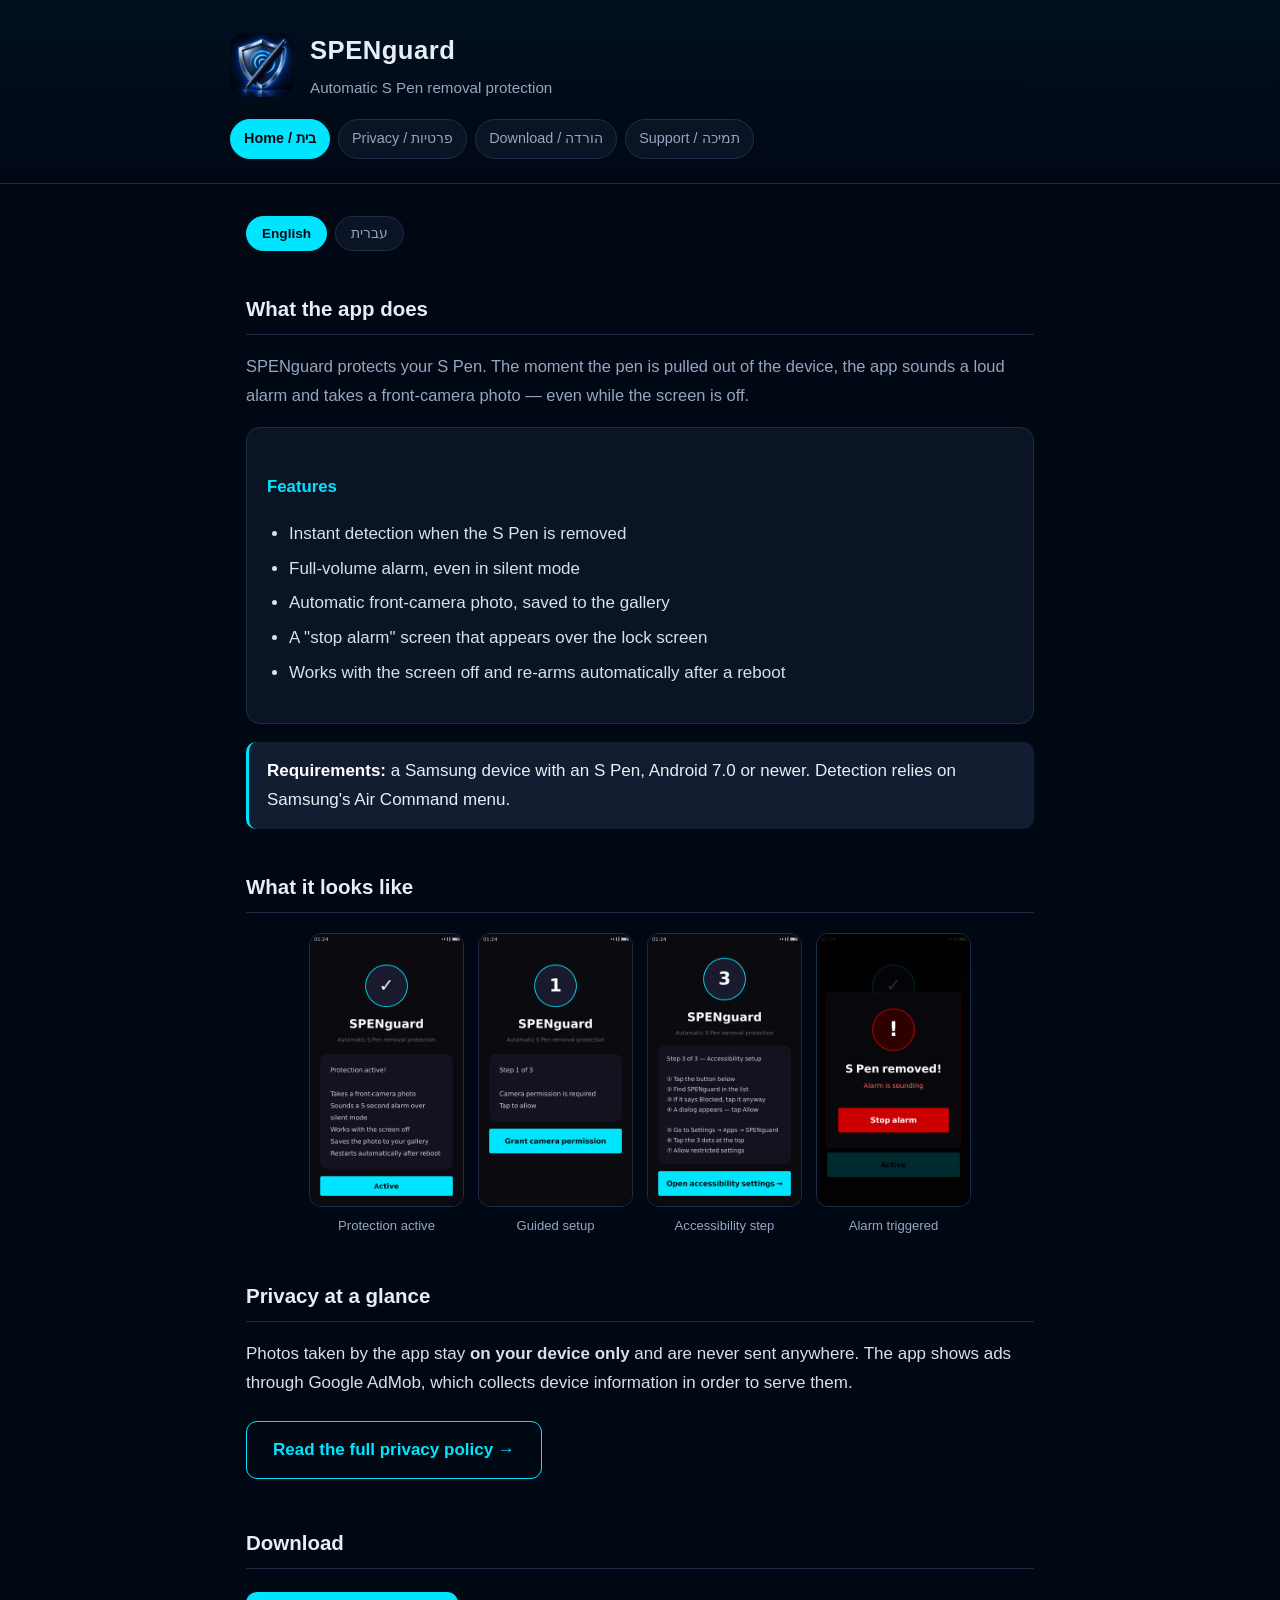
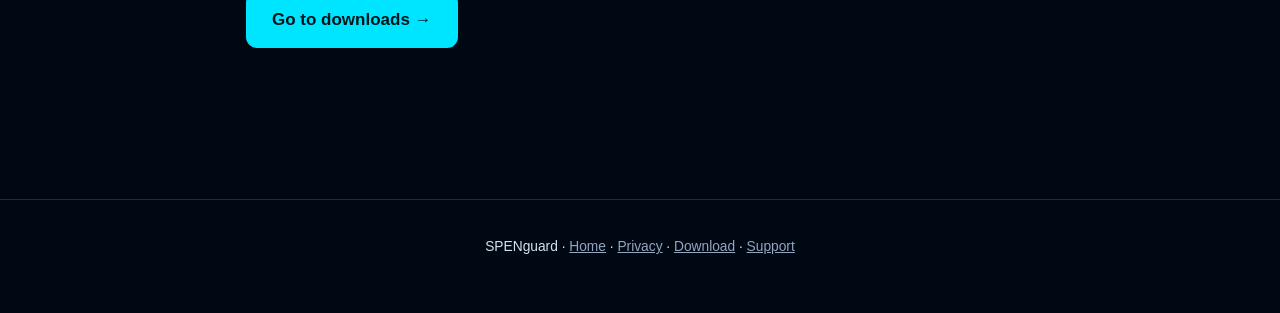
<file: docs/index.html>
<!doctype html>
<html lang="en" dir="ltr">
<head>
<meta charset="utf-8">
<meta name="viewport" content="width=device-width, initial-scale=1">
<title>SPENguard — Automatic S Pen removal protection</title>
<meta name="description" content="Security app for Samsung devices with an S Pen: an instant alarm and an automatic front-camera photo the moment the pen is pulled out.">
<link rel="icon" href="assets/icon-192.png">
<link rel="canonical" href="https://spenguard.netlify.app/">
<meta name="robots" content="index, follow">
<meta property="og:type" content="website">
<meta property="og:site_name" content="SPENguard">
<meta property="og:locale" content="en_US">
<meta property="og:locale:alternate" content="he_IL">
<meta property="og:title" content="SPENguard — Automatic S Pen removal protection">
<meta property="og:description" content="אפליקציית אבטחה למכשירי Samsung עם S Pen: אזעקה וצילום אוטומטי ברגע שהעט נשלף.">
<meta property="og:url" content="https://spenguard.netlify.app/">
<meta property="og:image" content="https://spenguard.netlify.app/assets/icon-512.png">
<meta name="twitter:card" content="summary">
<meta name="twitter:title" content="SPENguard — Automatic S Pen removal protection">
<meta name="twitter:description" content="אפליקציית אבטחה למכשירי Samsung עם S Pen: אזעקה וצילום אוטומטי ברגע שהעט נשלף.">
<meta name="twitter:image" content="https://spenguard.netlify.app/assets/icon-512.png">
<link rel="apple-touch-icon" href="https://spenguard.netlify.app/assets/icon-192.png">
<link rel="stylesheet" href="assets/style.css?v=2">
<script type="application/ld+json">
{
  "@context": "https://schema.org",
  "@type": "SoftwareApplication",
  "name": "SPENguard",
  "operatingSystem": "Android 7.0+",
  "inLanguage": ["en", "he", "ar", "ru", "es", "fr", "de", "pt", "it", "hi", "id", "tr", "ja", "ko", "zh"],
  "applicationCategory": "SecurityApplication",
  "description": "אפליקציית אבטחה למכשירי Samsung עם S Pen: אזעקה וצילום אוטומטי ברגע שהעט נשלף.",
  "url": "https://spenguard.netlify.app/",
  "image": "https://spenguard.netlify.app/assets/icon-512.png",
  "offers": { "@type": "Offer", "price": "0", "priceCurrency": "USD" },
  "privacyPolicy": "https://spenguard.netlify.app/privacy.html"
}
</script>
</head>
<body>
<header class="site">
  <div class="head-inner">
    <img src="assets/icon-192.png" alt="SPENguard">
    <div class="head-text">
      <h1>SPENguard</h1>
      <p>Automatic S Pen removal protection</p>
    </div>
  </div>
  <nav class="site">
    <a href="index.html" aria-current="page">Home / בית</a>
    <a href="privacy.html">Privacy / פרטיות</a>
    <a href="download.html">Download / הורדה</a>
    <a href="support.html">Support / תמיכה</a>
  </nav>
</header>
<main class="wrap">
  <div class="langbar" role="group" aria-label="Language / בחירת שפה">
    <button type="button" data-lang="en" aria-pressed="true">English</button>
    <button type="button" data-lang="he" aria-pressed="false">עברית</button>
  </div>

<section lang="he" dir="rtl" hidden>
  <h2>מה האפליקציה עושה</h2>
  <p class="lead">
    SPENguard שומרת על ה-S&nbsp;Pen שלך. ברגע שהעט נשלף מהמכשיר, האפליקציה
    מפעילה אזעקה חזקה ומצלמת תמונה במצלמה הקדמית — גם כשהמסך כבוי.
  </p>

  <div class="card">
    <h3>היכולות</h3>
    <ul>
      <li>זיהוי מיידי של שליפת ה-S&nbsp;Pen</li>
      <li>אזעקה בעוצמה מלאה, גם במצב שקט</li>
      <li>צילום אוטומטי במצלמה הקדמית, נשמר לגלריה</li>
      <li>מסך "עצור אזעקה" שמופיע מעל מסך הנעילה</li>
      <li>פועלת גם כשהמסך כבוי, ומתחדשת אוטומטית אחרי הדלקה מחדש</li>
    </ul>
  </div>

  <div class="note">
    <strong>דרישות:</strong> מכשיר Samsung עם S&nbsp;Pen, אנדרואיד 7.0 ומעלה.
    האפליקציה מסתמכת על תפריט Air&nbsp;Command של סמסונג כדי לזהות את שליפת העט.
  </div>

  <h2>איך זה נראה</h2>
    <div class="shots">
      <figure>
        <img src="assets/screens/01-protection-active.png" width="360" height="640" loading="lazy"
             style="max-width:100%;height:auto"
             alt="SPENguard screenshot: Protection active">
        <figcaption>הגנה פעילה</figcaption>
      </figure>
      <figure>
        <img src="assets/screens/02-setup-step-1.png" width="360" height="640" loading="lazy"
             style="max-width:100%;height:auto"
             alt="SPENguard screenshot: Guided setup">
        <figcaption>הגדרה מודרכת</figcaption>
      </figure>
      <figure>
        <img src="assets/screens/03-setup-step-3.png" width="360" height="640" loading="lazy"
             style="max-width:100%;height:auto"
             alt="SPENguard screenshot: Accessibility step">
        <figcaption>שלב הנגישות</figcaption>
      </figure>
      <figure>
        <img src="assets/screens/04-alarm-triggered.png" width="360" height="640" loading="lazy"
             style="max-width:100%;height:auto"
             alt="SPENguard screenshot: Alarm triggered">
        <figcaption>האזעקה מופעלת</figcaption>
      </figure>
    </div>

  <h2>פרטיות בקצרה</h2>
  <p>
    התמונות שהאפליקציה מצלמת נשמרות <strong>רק במכשיר שלך</strong> ואינן נשלחות
    לשום מקום. האפליקציה מציגה מודעות דרך Google&nbsp;AdMob, שאוסף מידע על
    המכשיר לצורך הצגתן.
  </p>
  <p><a class="btn ghost" href="privacy.html">מדיניות הפרטיות המלאה ←</a></p>

  <h2>הורדה</h2>
  <p><a class="btn" href="download.html">לעמוד ההורדה ←</a></p>
</section>

<section lang="en" dir="ltr">
  <h2>What the app does</h2>
  <p class="lead">
    SPENguard protects your S&nbsp;Pen. The moment the pen is pulled out of the
    device, the app sounds a loud alarm and takes a front-camera photo — even
    while the screen is off.
  </p>

  <div class="card">
    <h3>Features</h3>
    <ul>
      <li>Instant detection when the S&nbsp;Pen is removed</li>
      <li>Full-volume alarm, even in silent mode</li>
      <li>Automatic front-camera photo, saved to the gallery</li>
      <li>A "stop alarm" screen that appears over the lock screen</li>
      <li>Works with the screen off and re-arms automatically after a reboot</li>
    </ul>
  </div>

  <div class="note">
    <strong>Requirements:</strong> a Samsung device with an S&nbsp;Pen, Android
    7.0 or newer. Detection relies on Samsung's Air&nbsp;Command menu.
  </div>

  <h2>What it looks like</h2>
    <div class="shots">
      <figure>
        <img src="assets/screens/01-protection-active.png" width="360" height="640" loading="lazy"
             style="max-width:100%;height:auto"
             alt="SPENguard screenshot: Protection active">
        <figcaption>Protection active</figcaption>
      </figure>
      <figure>
        <img src="assets/screens/02-setup-step-1.png" width="360" height="640" loading="lazy"
             style="max-width:100%;height:auto"
             alt="SPENguard screenshot: Guided setup">
        <figcaption>Guided setup</figcaption>
      </figure>
      <figure>
        <img src="assets/screens/03-setup-step-3.png" width="360" height="640" loading="lazy"
             style="max-width:100%;height:auto"
             alt="SPENguard screenshot: Accessibility step">
        <figcaption>Accessibility step</figcaption>
      </figure>
      <figure>
        <img src="assets/screens/04-alarm-triggered.png" width="360" height="640" loading="lazy"
             style="max-width:100%;height:auto"
             alt="SPENguard screenshot: Alarm triggered">
        <figcaption>Alarm triggered</figcaption>
      </figure>
    </div>

  <h2>Privacy at a glance</h2>
  <p>
    Photos taken by the app stay <strong>on your device only</strong> and are
    never sent anywhere. The app shows ads through Google&nbsp;AdMob, which
    collects device information in order to serve them.
  </p>
  <p><a class="btn ghost" href="privacy.html?lang=en">Read the full privacy policy →</a></p>

  <h2>Download</h2>
  <p><a class="btn" href="download.html?lang=en">Go to downloads →</a></p>
</section>
</main>
<footer class="site">
  <p>SPENguard · <a href="index.html">Home</a> · <a href="privacy.html">Privacy</a> · <a href="download.html">Download</a> · <a href="support.html">Support</a></p>
</footer>
<script src="assets/lang.js?v=2"></script>
</body>
</html>
</file>
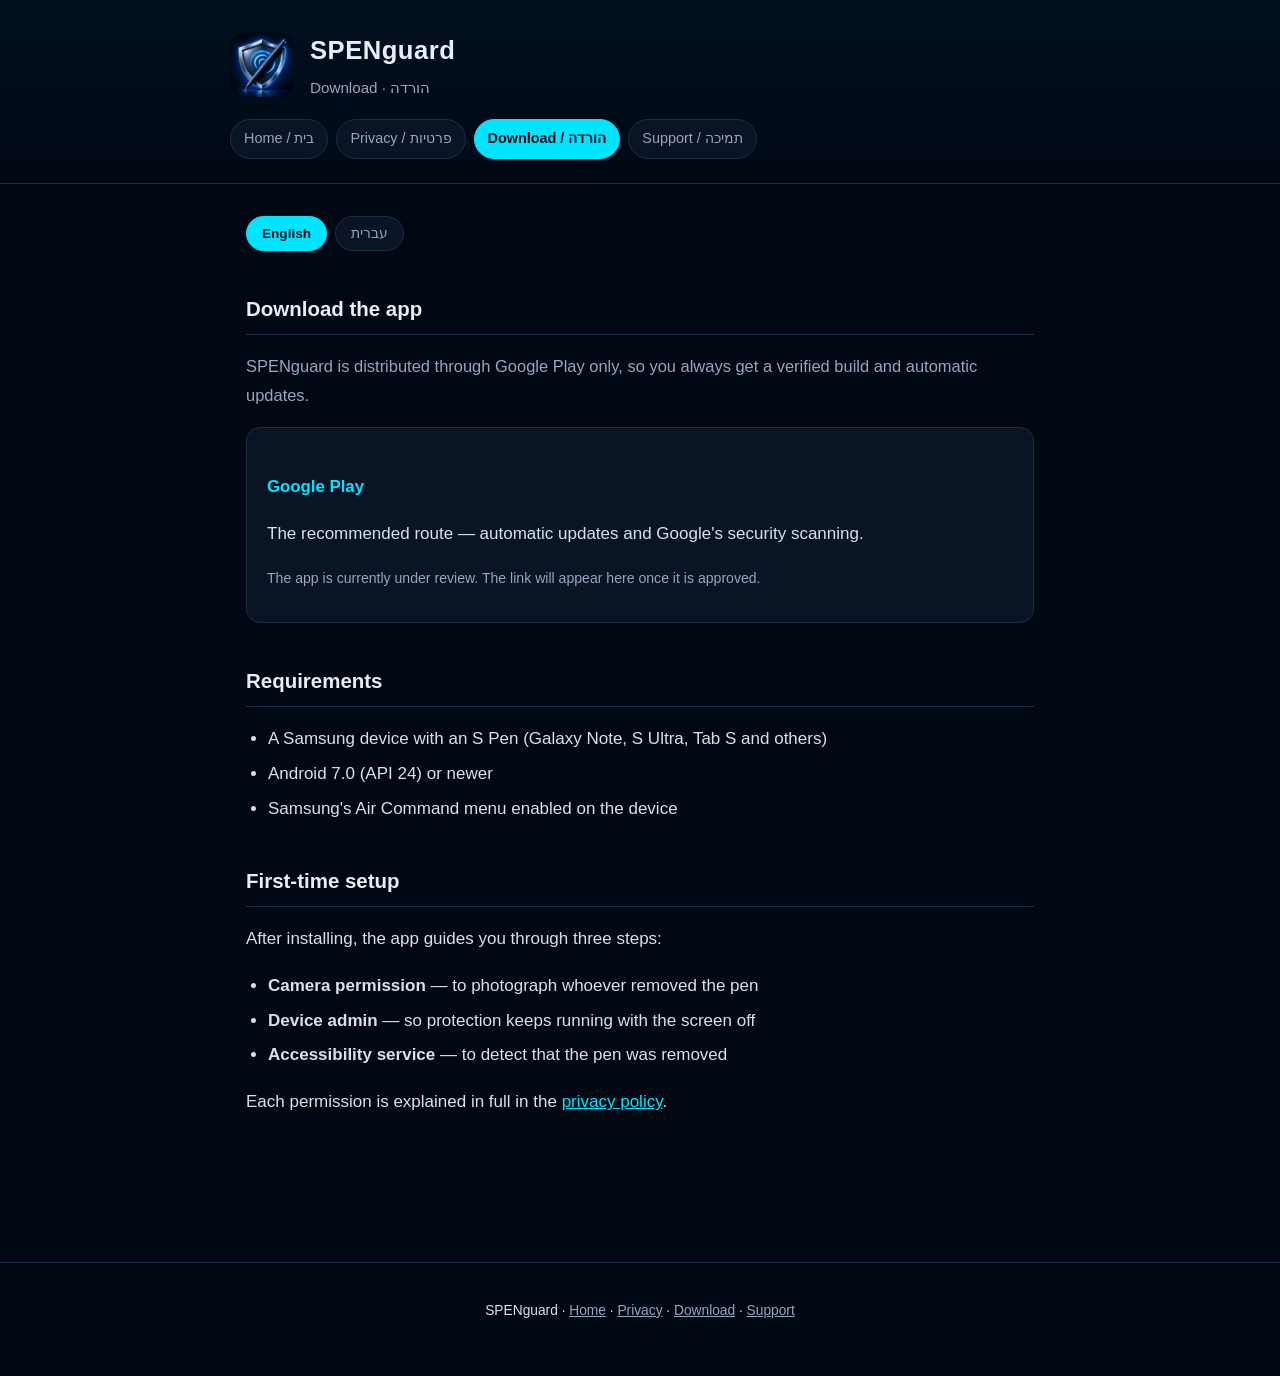
<file: docs/download.html>
<!doctype html>
<html lang="en" dir="ltr">
<head>
<meta charset="utf-8">
<meta name="viewport" content="width=device-width, initial-scale=1">
<title>Download — SPENguard</title>
<meta name="description" content="Download SPENguard for Samsung devices with an S Pen.">
<link rel="icon" href="assets/icon-192.png">
<link rel="canonical" href="https://spenguard.netlify.app/download.html">
<meta name="robots" content="index, follow">
<meta property="og:type" content="website">
<meta property="og:site_name" content="SPENguard">
<meta property="og:locale" content="en_US">
<meta property="og:locale:alternate" content="he_IL">
<meta property="og:title" content="Download — SPENguard">
<meta property="og:description" content="הורדת SPENguard למכשירי Samsung עם S Pen — Google Play או התקנה ישירה.">
<meta property="og:url" content="https://spenguard.netlify.app/download.html">
<meta property="og:image" content="https://spenguard.netlify.app/assets/icon-512.png">
<meta name="twitter:card" content="summary">
<meta name="twitter:title" content="Download — SPENguard">
<meta name="twitter:description" content="הורדת SPENguard למכשירי Samsung עם S Pen — Google Play או התקנה ישירה.">
<meta name="twitter:image" content="https://spenguard.netlify.app/assets/icon-512.png">
<link rel="apple-touch-icon" href="https://spenguard.netlify.app/assets/icon-192.png">
<link rel="stylesheet" href="assets/style.css?v=2">
</head>
<body>
<header class="site">
  <div class="head-inner">
    <img src="assets/icon-192.png" alt="SPENguard">
    <div class="head-text">
      <h1>SPENguard</h1>
      <p>Download · הורדה</p>
    </div>
  </div>
  <nav class="site">
    <a href="index.html">Home / בית</a>
    <a href="privacy.html">Privacy / פרטיות</a>
    <a href="download.html" aria-current="page">Download / הורדה</a>
    <a href="support.html">Support / תמיכה</a>
  </nav>
</header>
<main class="wrap">

  <div class="langbar" role="group" aria-label="Language / בחירת שפה">
    <button type="button" data-lang="en" aria-pressed="true">English</button>
    <button type="button" data-lang="he" aria-pressed="false">עברית</button>
  </div>

<section lang="he" dir="rtl" hidden>
  <h2>הורדת האפליקציה</h2>

  <p class="lead">
    SPENguard מופצת דרך Google&nbsp;Play בלבד, כדי להבטיח שתקבל גרסה
    מאומתת ועדכונים אוטומטיים.
  </p>

  <div class="card">
    <h3>Google Play</h3>
    <p>הדרך המומלצת — עדכונים אוטומטיים ובדיקת אבטחה של Google.</p>
    <p class="meta">האפליקציה נמצאת כעת בתהליך בדיקה בחנות. הקישור יתווסף כאן עם אישורה.</p>
    <!-- PLAY:START
    <p><a class="btn" href="https://play.google.com/store/apps/details?id=com.davidggjg.spenguard">הורד מ-Google Play</a></p>
    PLAY:END -->
  </div>

  <h2>דרישות מערכת</h2>
  <ul>
    <li>מכשיר Samsung עם S&nbsp;Pen (סדרת Galaxy Note, S&nbsp;Ultra, Tab&nbsp;S ועוד)</li>
    <li>אנדרואיד 7.0 (API 24) ומעלה</li>
    <li>תפריט Air&nbsp;Command של סמסונג פעיל במכשיר</li>
  </ul>

  <h2>הגדרה ראשונה</h2>
  <p>לאחר ההתקנה, האפליקציה תדריך אותך בשלושה שלבים:</p>
  <ul>
    <li><strong>הרשאת מצלמה</strong> — לצילום מי ששלף את העט</li>
    <li><strong>מנהל מכשיר</strong> — כדי שההגנה תמשיך לפעול כשהמסך כבוי</li>
    <li><strong>שירות נגישות</strong> — כדי לזהות את שליפת העט</li>
  </ul>
  <p>
    הסבר מלא על כל הרשאה ולמה היא נחוצה נמצא ב<a href="privacy.html">מדיניות הפרטיות</a>.
  </p>
</section>

<section lang="en" dir="ltr">
  <h2>Download the app</h2>

  <p class="lead">
    SPENguard is distributed through Google&nbsp;Play only, so you always get a
    verified build and automatic updates.
  </p>

  <div class="card">
    <h3>Google Play</h3>
    <p>The recommended route — automatic updates and Google's security scanning.</p>
    <p class="meta">The app is currently under review. The link will appear here once it is approved.</p>
    <!-- PLAY:START
    <p><a class="btn" href="https://play.google.com/store/apps/details?id=com.davidggjg.spenguard">Get it on Google Play</a></p>
    PLAY:END -->
  </div>

  <h2>Requirements</h2>
  <ul>
    <li>A Samsung device with an S&nbsp;Pen (Galaxy Note, S&nbsp;Ultra, Tab&nbsp;S and others)</li>
    <li>Android 7.0 (API 24) or newer</li>
    <li>Samsung's Air&nbsp;Command menu enabled on the device</li>
  </ul>

  <h2>First-time setup</h2>
  <p>After installing, the app guides you through three steps:</p>
  <ul>
    <li><strong>Camera permission</strong> — to photograph whoever removed the pen</li>
    <li><strong>Device admin</strong> — so protection keeps running with the screen off</li>
    <li><strong>Accessibility service</strong> — to detect that the pen was removed</li>
  </ul>
  <p>
    Each permission is explained in full in the
    <a href="privacy.html?lang=en">privacy policy</a>.
  </p>
</section>

</main>
<footer class="site">
  <p>SPENguard · <a href="index.html">Home</a> · <a href="privacy.html">Privacy</a> · <a href="download.html">Download</a> · <a href="support.html">Support</a></p>
</footer>
<script src="assets/lang.js?v=2"></script>
</body>
</html>
</file>
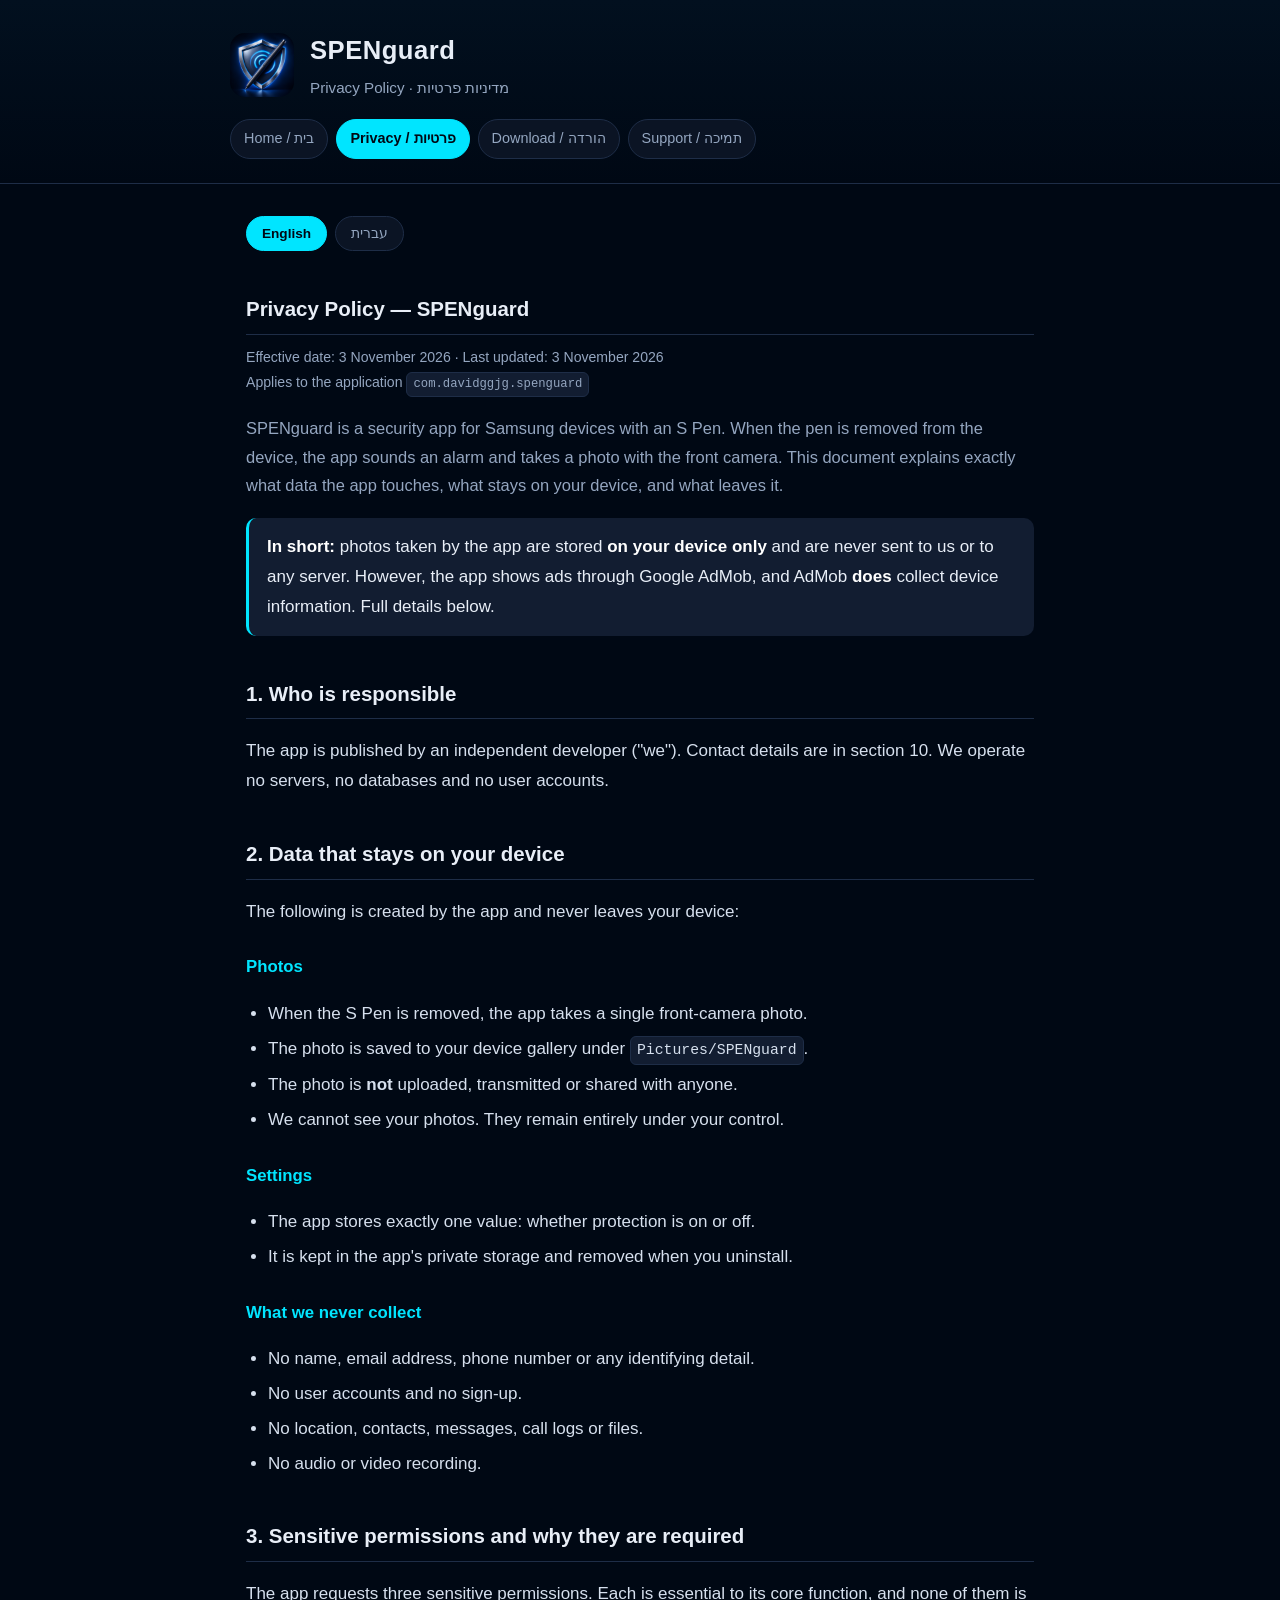
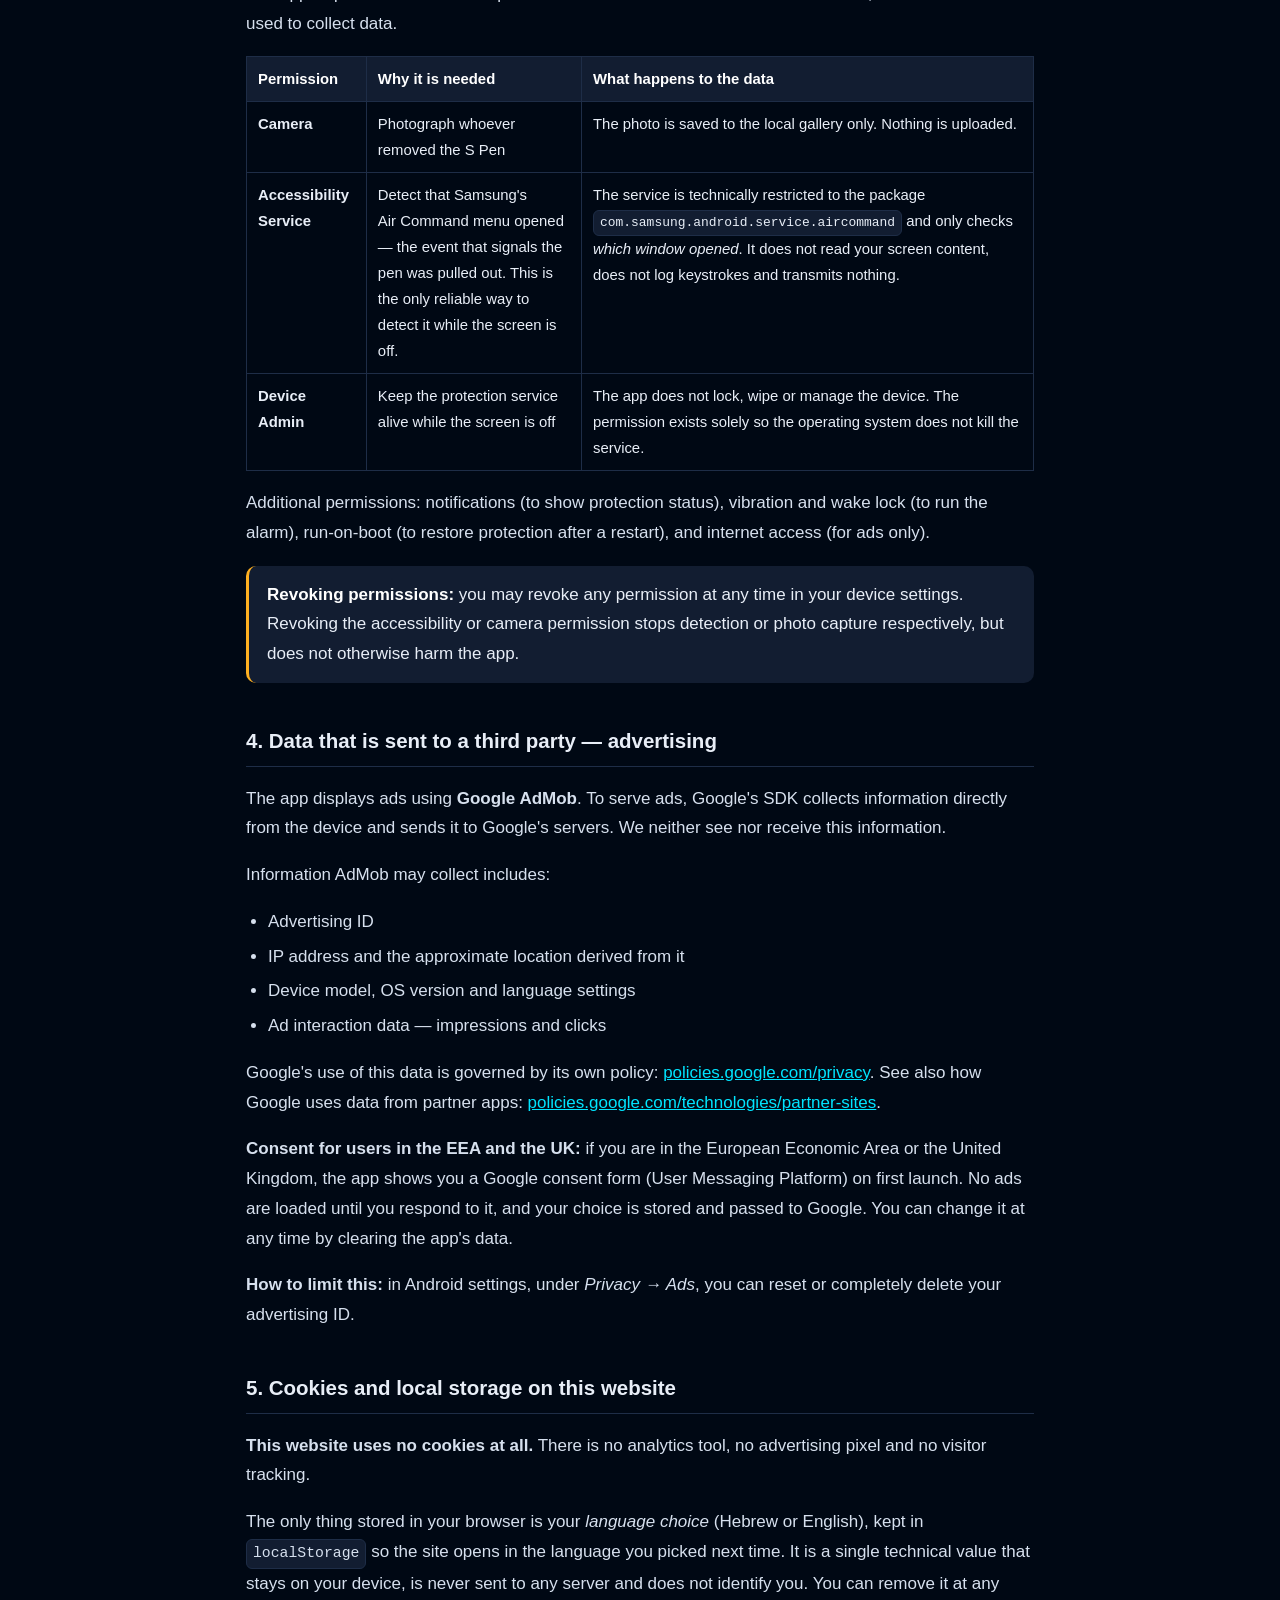
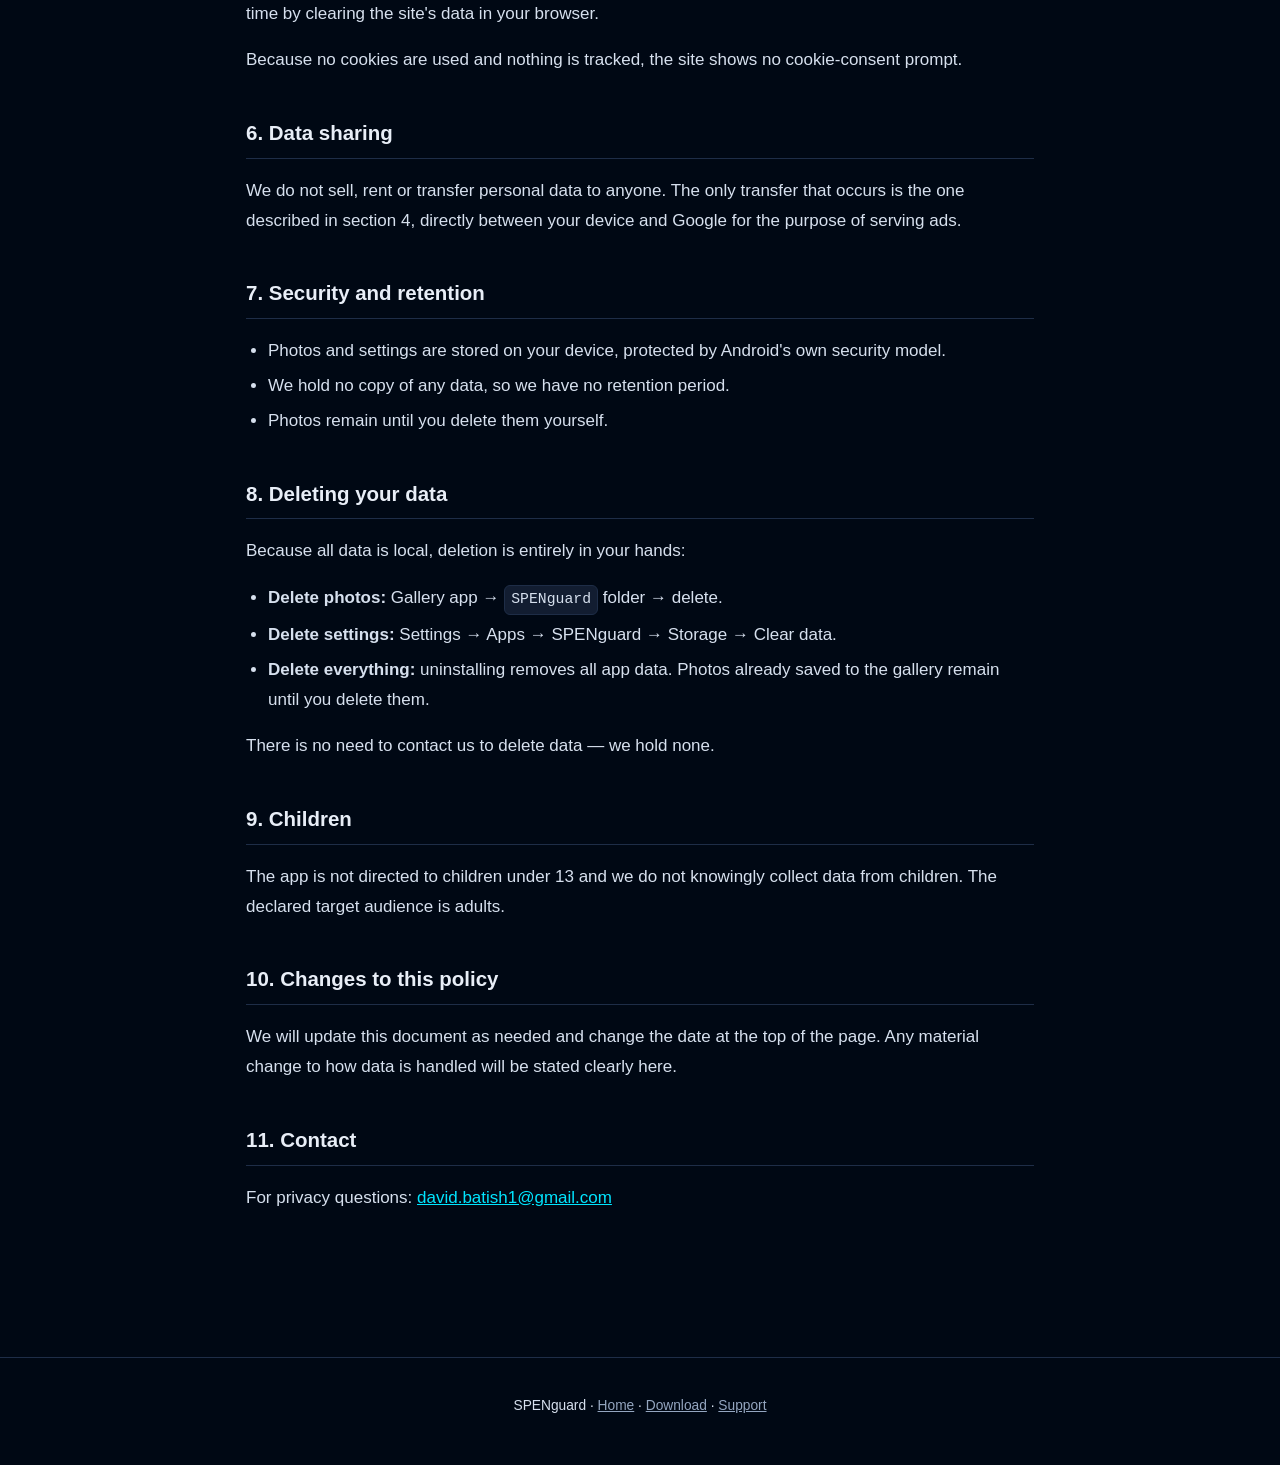
<file: docs/privacy.html>
<!doctype html>
<html lang="en" dir="ltr">
<head>
<meta charset="utf-8">
<meta name="viewport" content="width=device-width, initial-scale=1">
<title>Privacy Policy — SPENguard</title>
<meta name="description" content="SPENguard's privacy policy: what stays on your device, what Google AdMob collects, and how to delete your data.">
<link rel="icon" href="assets/icon-192.png">
<link rel="canonical" href="https://spenguard.netlify.app/privacy.html">
<meta name="robots" content="index, follow">
<meta property="og:type" content="article">
<meta property="og:site_name" content="SPENguard">
<meta property="og:locale" content="en_US">
<meta property="og:locale:alternate" content="he_IL">
<meta property="og:title" content="Privacy Policy — SPENguard">
<meta property="og:description" content="מדיניות הפרטיות של SPENguard: מה נשמר במכשיר, מה נשלח ל-AdMob, ואיך מוחקים נתונים.">
<meta property="og:url" content="https://spenguard.netlify.app/privacy.html">
<meta property="og:image" content="https://spenguard.netlify.app/assets/icon-512.png">
<meta name="twitter:card" content="summary">
<meta name="twitter:title" content="Privacy Policy — SPENguard">
<meta name="twitter:description" content="מדיניות הפרטיות של SPENguard: מה נשמר במכשיר, מה נשלח ל-AdMob, ואיך מוחקים נתונים.">
<meta name="twitter:image" content="https://spenguard.netlify.app/assets/icon-512.png">
<link rel="apple-touch-icon" href="https://spenguard.netlify.app/assets/icon-192.png">
<link rel="stylesheet" href="assets/style.css?v=2">
</head>
<body>

<header class="site">
  <div class="head-inner">
    <img src="assets/icon-192.png" alt="SPENguard">
    <div class="head-text">
      <h1>SPENguard</h1>
      <p>Privacy Policy · מדיניות פרטיות</p>
    </div>
  </div>
  <nav class="site">
    <a href="index.html">Home / בית</a>
    <a href="privacy.html" aria-current="page">Privacy / פרטיות</a>
    <a href="download.html">Download / הורדה</a>
    <a href="support.html">Support / תמיכה</a>
  </nav>
</header>

<main class="wrap">

  <div class="langbar" role="group" aria-label="Language / בחירת שפה">
    <button type="button" data-lang="en" aria-pressed="true">English</button>
    <button type="button" data-lang="he" aria-pressed="false">עברית</button>
  </div>

<!-- ==================== HEBREW ==================== -->
<section lang="he" dir="rtl" id="he" hidden>

  <h2>Privacy Policy — SPENguard</h2>
  <p class="meta">
    תאריך תחולה: 3 בנובמבר 2026 · עודכן לאחרונה: 3 בנובמבר 2026<br>
    חל על האפליקציה <code>com.davidggjg.spenguard</code>
  </p>

  <p class="lead">
    SPENguard היא אפליקציית אבטחה למכשירי Samsung עם S&nbsp;Pen. כאשר העט נשלף
    מהמכשיר, האפליקציה מפעילה אזעקה ומצלמת תמונה במצלמה הקדמית. מסמך זה מסביר
    בדיוק איזה מידע האפליקציה נוגעת בו, מה נשאר במכשיר שלך ומה נשלח החוצה.
  </p>

  <div class="note">
    <strong>בקצרה:</strong> התמונות שהאפליקציה מצלמת נשמרות
    <strong>אך ורק במכשיר שלך</strong> ולעולם אינן נשלחות אלינו או לשרת כלשהו.
    עם זאת, האפליקציה מציגה מודעות באמצעות Google&nbsp;AdMob, ו-AdMob
    <strong>כן</strong> אוסף מידע על המכשיר. הפירוט המלא בהמשך.
  </div>

  <h2>1. מי אחראי על המידע</h2>
  <p>
    מפתח האפליקציה (להלן "אנחנו") הוא מפתח עצמאי. פרטי יצירת קשר מופיעים
    בסעיף 10. איננו מפעילים שרתים, מסדי נתונים או חשבונות משתמש.
  </p>

  <h2>2. מידע שנשאר במכשיר שלך בלבד</h2>
  <p>המידע הבא נוצר על ידי האפליקציה ואינו עוזב את המכשיר:</p>

  <h3>תמונות</h3>
  <ul>
    <li>כאשר ה-S&nbsp;Pen נשלף, האפליקציה מצלמת תמונה אחת במצלמה הקדמית.</li>
    <li>התמונה נשמרת לגלריית המכשיר, בתיקייה <code>Pictures/SPENguard</code>.</li>
    <li>התמונה <strong>אינה</strong> מועלית, אינה נשלחת ואינה מועברת לצד שלישי.</li>
    <li>איננו יכולים לראות את התמונות. הן בשליטתך המלאה.</li>
  </ul>

  <h3>הגדרות</h3>
  <ul>
    <li>האפליקציה שומרת ערך אחד בלבד: האם ההגנה מופעלת או כבויה.</li>
    <li>הערך נשמר באחסון הפרטי של האפליקציה ונמחק עם הסרתה.</li>
  </ul>

  <h3>מידע שאיננו אוספים כלל</h3>
  <ul>
    <li>איננו אוספים שם, אימייל, טלפון או כל פרט מזהה.</li>
    <li>אין באפליקציה חשבונות משתמש והרשמה.</li>
    <li>איננו אוספים מיקום, אנשי קשר, הודעות, יומן שיחות או קבצים.</li>
    <li>איננו מקליטים אודיו או וידאו.</li>
  </ul>

  <h2>3. הרשאות רגישות — למה הן נחוצות</h2>
  <p>
    האפליקציה מבקשת שלוש הרשאות רגישות. כל אחת מהן חיונית לפעולה הבסיסית שלה,
    ואף אחת מהן אינה משמשת לאיסוף מידע.
  </p>

  <table>
    <tr><th>הרשאה</th><th>למה היא נדרשת</th><th>מה נעשה במידע</th></tr>
    <tr>
      <td><strong>מצלמה</strong></td>
      <td>צילום של מי ששלף את ה-S&nbsp;Pen</td>
      <td>התמונה נשמרת לגלריה המקומית בלבד. אין העלאה.</td>
    </tr>
    <tr>
      <td><strong>שירות נגישות</strong></td>
      <td>
        זיהוי פתיחת תפריט Air&nbsp;Command של סמסונג — האירוע שמסמן ששלפו את
        העט. זו הדרך האמינה היחידה לזהות זאת כשהמסך כבוי.
      </td>
      <td>
        השירות מוגבל טכנית לאפליקציה
        <code>com.samsung.android.service.aircommand</code> בלבד ובודק רק
        <em>איזה חלון נפתח</em>. הוא אינו קורא את תוכן המסך שלך, אינו רושם
        הקלדות ואינו שולח דבר.
      </td>
    </tr>
    <tr>
      <td><strong>מנהל מכשיר</strong></td>
      <td>שמירה על פעילות שירות ההגנה גם כשהמסך כבוי</td>
      <td>
        האפליקציה אינה נועלת, אינה מוחקת ואינה מנהלת את המכשיר בפועל.
        ההרשאה משמשת אך ורק כדי שמערכת ההפעלה לא תכבה את השירות.
      </td>
    </tr>
  </table>

  <p>
    הרשאות נוספות: התראות (הצגת מצב ההגנה), רטט והשארת המעבד ער (הפעלת
    האזעקה), הפעלה לאחר אתחול (חידוש ההגנה לאחר הדלקת המכשיר), ואינטרנט
    (עבור המודעות בלבד).
  </p>

  <div class="note warn">
    <strong>ביטול הרשאות:</strong> ניתן לבטל כל אחת מההרשאות בכל רגע דרך
    הגדרות המכשיר. ביטול הרשאת הנגישות או המצלמה יפסיק את פעולת ההגנה או
    הצילום בהתאמה, אך האפליקציה לא תיפגע.
  </div>

  <h2>4. מידע שכן נשלח לצד שלישי — מודעות</h2>
  <p>
    האפליקציה מציגה מודעות באמצעות <strong>Google AdMob</strong>. כדי להציג
    מודעות, ערכת הפיתוח של Google אוספת מידע ישירות מהמכשיר ושולחת אותו
    לשרתי Google. אנחנו איננו רואים ואיננו מקבלים מידע זה.
  </p>
  <p>המידע ש-AdMob עשוי לאסוף כולל:</p>
  <ul>
    <li>מזהה פרסום (Advertising ID)</li>
    <li>כתובת IP ומיקום משוער הנגזר ממנה</li>
    <li>דגם המכשיר, גרסת מערכת ההפעלה והגדרות שפה</li>
    <li>נתוני שימוש במודעות — הצגות ולחיצות</li>
  </ul>
  <p>
    השימוש של Google במידע זה כפוף למדיניות הפרטיות שלה:
    <a href="https://policies.google.com/privacy" target="_blank" rel="noopener">policies.google.com/privacy</a>.
    מידע על אופן השימוש של Google בנתונים מאפליקציות שותפות:
    <a href="https://policies.google.com/technologies/partner-sites" target="_blank" rel="noopener">policies.google.com/technologies/partner-sites</a>.
  </p>
  <p>
    <strong>הסכמה למשתמשים באיחוד האירופי ובבריטניה:</strong> אם אתה נמצא
    באזור הכלכלי האירופי או בבריטניה, האפליקציה תציג לך בפתיחה הראשונה
    טופס הסכמה של Google (User&nbsp;Messaging&nbsp;Platform). לא ייטענו
    מודעות לפני שתשיב לו, והבחירה שלך נשמרת ומועברת ל-Google. ניתן לשנות
    אותה בכל עת על ידי ניקוי נתוני האפליקציה.
  </p>

  <p>
    <strong>כיצד לצמצם זאת:</strong> בהגדרות אנדרואיד, תחת
    <em>פרטיות ← מודעות</em>, ניתן לאפס את מזהה הפרסום או למחוק אותו לחלוטין.
  </p>

  <h2>5. עוגיות ואחסון מקומי באתר</h2>
  <p>
    <strong>אתר זה אינו משתמש בעוגיות (cookies) כלל.</strong> אין בו כלי
    ניתוח תנועה, אין פיקסלים של פרסום ואין מעקב אחר מבקרים.
  </p>
  <p>
    הדבר היחיד שנשמר בדפדפן שלך הוא <em>בחירת השפה</em> (עברית או אנגלית),
    באמצעות <code>localStorage</code>, כדי שהאתר ייפתח בשפה שבחרת בביקור
    הבא. מדובר בערך טכני אחד שנשאר במכשיר שלך, אינו נשלח לשום שרת ואינו
    מזהה אותך. ניתן למחוק אותו בכל רגע דרך ניקוי נתוני האתר בדפדפן.
  </p>
  <p>
    מכיוון שלא נעשה שימוש בעוגיות ואין מעקב, האתר אינו מציג בקשת הסכמה
    לעוגיות.
  </p>

  <h2>6. שיתוף מידע</h2>
  <p>
    איננו מוכרים, משכירים או מעבירים מידע אישי לאף גורם. העברת המידע היחידה
    המתרחשת היא זו המתוארת בסעיף 4, ישירות בין המכשיר שלך לבין Google לצורך
    הצגת מודעות.
  </p>

  <h2>7. אבטחה ושמירת מידע</h2>
  <ul>
    <li>התמונות וההגדרות נשמרות במכשיר שלך ומוגנות על ידי מנגנוני האבטחה של אנדרואיד.</li>
    <li>איננו מחזיקים עותק של מידע כלשהו, ולכן אין לנו תקופת שמירה.</li>
    <li>התמונות נשמרות עד שתמחק אותן בעצמך.</li>
  </ul>

  <h2>8. מחיקת המידע שלך</h2>
  <p>מכיוון שכל המידע מקומי, המחיקה בשליטתך המלאה:</p>
  <ul>
    <li><strong>מחיקת תמונות:</strong> אפליקציית הגלריה ← תיקיית <code>SPENguard</code> ← מחיקה.</li>
    <li><strong>מחיקת הגדרות:</strong> הגדרות ← אפליקציות ← SPENguard ← אחסון ← נקה נתונים.</li>
    <li><strong>מחיקה מלאה:</strong> הסרת האפליקציה מוחקת את כל נתוניה. תמונות שכבר נשמרו בגלריה יישארו עד שתמחק אותן.</li>
  </ul>
  <p>
    אין צורך לפנות אלינו כדי למחוק מידע — אין ברשותנו מידע כלשהו למחוק.
  </p>

  <h2>9. ילדים</h2>
  <p>
    האפליקציה אינה מיועדת לילדים מתחת לגיל 13 ואיננו אוספים ביודעין מידע
    מילדים. קהל היעד המוצהר של האפליקציה הוא מבוגרים.
  </p>

  <h2>10. שינויים במדיניות</h2>
  <p>
    נעדכן מסמך זה במידת הצורך. תאריך העדכון בראש העמוד ישתנה בהתאם. שינוי
    מהותי באופן הטיפול במידע יצוין באופן ברור בעמוד זה.
  </p>

  <h2>11. יצירת קשר</h2>
  <p>
    לשאלות בנושא פרטיות:
    <a href="mailto:david.batish1@gmail.com">david.batish1@gmail.com</a>
  </p>

</section>

<!-- ==================== ENGLISH ==================== -->
<section lang="en" dir="ltr" id="en">

  <h2>Privacy Policy — SPENguard</h2>
  <p class="meta">
    Effective date: 3 November 2026 · Last updated: 3 November 2026<br>
    Applies to the application <code>com.davidggjg.spenguard</code>
  </p>

  <p class="lead">
    SPENguard is a security app for Samsung devices with an S&nbsp;Pen. When the
    pen is removed from the device, the app sounds an alarm and takes a photo
    with the front camera. This document explains exactly what data the app
    touches, what stays on your device, and what leaves it.
  </p>

  <div class="note">
    <strong>In short:</strong> photos taken by the app are stored
    <strong>on your device only</strong> and are never sent to us or to any
    server. However, the app shows ads through Google&nbsp;AdMob, and AdMob
    <strong>does</strong> collect device information. Full details below.
  </div>

  <h2>1. Who is responsible</h2>
  <p>
    The app is published by an independent developer ("we"). Contact details
    are in section 10. We operate no servers, no databases and no user accounts.
  </p>

  <h2>2. Data that stays on your device</h2>
  <p>The following is created by the app and never leaves your device:</p>

  <h3>Photos</h3>
  <ul>
    <li>When the S&nbsp;Pen is removed, the app takes a single front-camera photo.</li>
    <li>The photo is saved to your device gallery under <code>Pictures/SPENguard</code>.</li>
    <li>The photo is <strong>not</strong> uploaded, transmitted or shared with anyone.</li>
    <li>We cannot see your photos. They remain entirely under your control.</li>
  </ul>

  <h3>Settings</h3>
  <ul>
    <li>The app stores exactly one value: whether protection is on or off.</li>
    <li>It is kept in the app's private storage and removed when you uninstall.</li>
  </ul>

  <h3>What we never collect</h3>
  <ul>
    <li>No name, email address, phone number or any identifying detail.</li>
    <li>No user accounts and no sign-up.</li>
    <li>No location, contacts, messages, call logs or files.</li>
    <li>No audio or video recording.</li>
  </ul>

  <h2>3. Sensitive permissions and why they are required</h2>
  <p>
    The app requests three sensitive permissions. Each is essential to its core
    function, and none of them is used to collect data.
  </p>

  <table>
    <tr><th>Permission</th><th>Why it is needed</th><th>What happens to the data</th></tr>
    <tr>
      <td><strong>Camera</strong></td>
      <td>Photograph whoever removed the S&nbsp;Pen</td>
      <td>The photo is saved to the local gallery only. Nothing is uploaded.</td>
    </tr>
    <tr>
      <td><strong>Accessibility Service</strong></td>
      <td>
        Detect that Samsung's Air&nbsp;Command menu opened — the event that
        signals the pen was pulled out. This is the only reliable way to detect
        it while the screen is off.
      </td>
      <td>
        The service is technically restricted to the package
        <code>com.samsung.android.service.aircommand</code> and only checks
        <em>which window opened</em>. It does not read your screen content, does
        not log keystrokes and transmits nothing.
      </td>
    </tr>
    <tr>
      <td><strong>Device Admin</strong></td>
      <td>Keep the protection service alive while the screen is off</td>
      <td>
        The app does not lock, wipe or manage the device. The permission exists
        solely so the operating system does not kill the service.
      </td>
    </tr>
  </table>

  <p>
    Additional permissions: notifications (to show protection status), vibration
    and wake lock (to run the alarm), run-on-boot (to restore protection after a
    restart), and internet access (for ads only).
  </p>

  <div class="note warn">
    <strong>Revoking permissions:</strong> you may revoke any permission at any
    time in your device settings. Revoking the accessibility or camera
    permission stops detection or photo capture respectively, but does not
    otherwise harm the app.
  </div>

  <h2>4. Data that is sent to a third party — advertising</h2>
  <p>
    The app displays ads using <strong>Google AdMob</strong>. To serve ads,
    Google's SDK collects information directly from the device and sends it to
    Google's servers. We neither see nor receive this information.
  </p>
  <p>Information AdMob may collect includes:</p>
  <ul>
    <li>Advertising ID</li>
    <li>IP address and the approximate location derived from it</li>
    <li>Device model, OS version and language settings</li>
    <li>Ad interaction data — impressions and clicks</li>
  </ul>
  <p>
    Google's use of this data is governed by its own policy:
    <a href="https://policies.google.com/privacy" target="_blank" rel="noopener">policies.google.com/privacy</a>.
    See also how Google uses data from partner apps:
    <a href="https://policies.google.com/technologies/partner-sites" target="_blank" rel="noopener">policies.google.com/technologies/partner-sites</a>.
  </p>
  <p>
    <strong>Consent for users in the EEA and the UK:</strong> if you are in the
    European Economic Area or the United Kingdom, the app shows you a Google
    consent form (User&nbsp;Messaging&nbsp;Platform) on first launch. No ads are
    loaded until you respond to it, and your choice is stored and passed to
    Google. You can change it at any time by clearing the app's data.
  </p>

  <p>
    <strong>How to limit this:</strong> in Android settings, under
    <em>Privacy → Ads</em>, you can reset or completely delete your
    advertising ID.
  </p>

  <h2>5. Cookies and local storage on this website</h2>
  <p>
    <strong>This website uses no cookies at all.</strong> There is no analytics
    tool, no advertising pixel and no visitor tracking.
  </p>
  <p>
    The only thing stored in your browser is your <em>language choice</em>
    (Hebrew or English), kept in <code>localStorage</code> so the site opens in
    the language you picked next time. It is a single technical value that
    stays on your device, is never sent to any server and does not identify
    you. You can remove it at any time by clearing the site's data in your
    browser.
  </p>
  <p>
    Because no cookies are used and nothing is tracked, the site shows no
    cookie-consent prompt.
  </p>

  <h2>6. Data sharing</h2>
  <p>
    We do not sell, rent or transfer personal data to anyone. The only transfer
    that occurs is the one described in section 4, directly between your device
    and Google for the purpose of serving ads.
  </p>

  <h2>7. Security and retention</h2>
  <ul>
    <li>Photos and settings are stored on your device, protected by Android's own security model.</li>
    <li>We hold no copy of any data, so we have no retention period.</li>
    <li>Photos remain until you delete them yourself.</li>
  </ul>

  <h2>8. Deleting your data</h2>
  <p>Because all data is local, deletion is entirely in your hands:</p>
  <ul>
    <li><strong>Delete photos:</strong> Gallery app → <code>SPENguard</code> folder → delete.</li>
    <li><strong>Delete settings:</strong> Settings → Apps → SPENguard → Storage → Clear data.</li>
    <li><strong>Delete everything:</strong> uninstalling removes all app data. Photos already saved to the gallery remain until you delete them.</li>
  </ul>
  <p>There is no need to contact us to delete data — we hold none.</p>

  <h2>9. Children</h2>
  <p>
    The app is not directed to children under 13 and we do not knowingly collect
    data from children. The declared target audience is adults.
  </p>

  <h2>10. Changes to this policy</h2>
  <p>
    We will update this document as needed and change the date at the top of the
    page. Any material change to how data is handled will be stated clearly here.
  </p>

  <h2>11. Contact</h2>
  <p>
    For privacy questions:
    <a href="mailto:david.batish1@gmail.com">david.batish1@gmail.com</a>
  </p>

</section>
</main>

<footer class="site">
  <p>SPENguard · <a href="index.html">Home</a> · <a href="download.html">Download</a> · <a href="support.html">Support</a></p>
</footer>

<script src="assets/lang.js?v=2"></script>
</body>
</html>
</file>
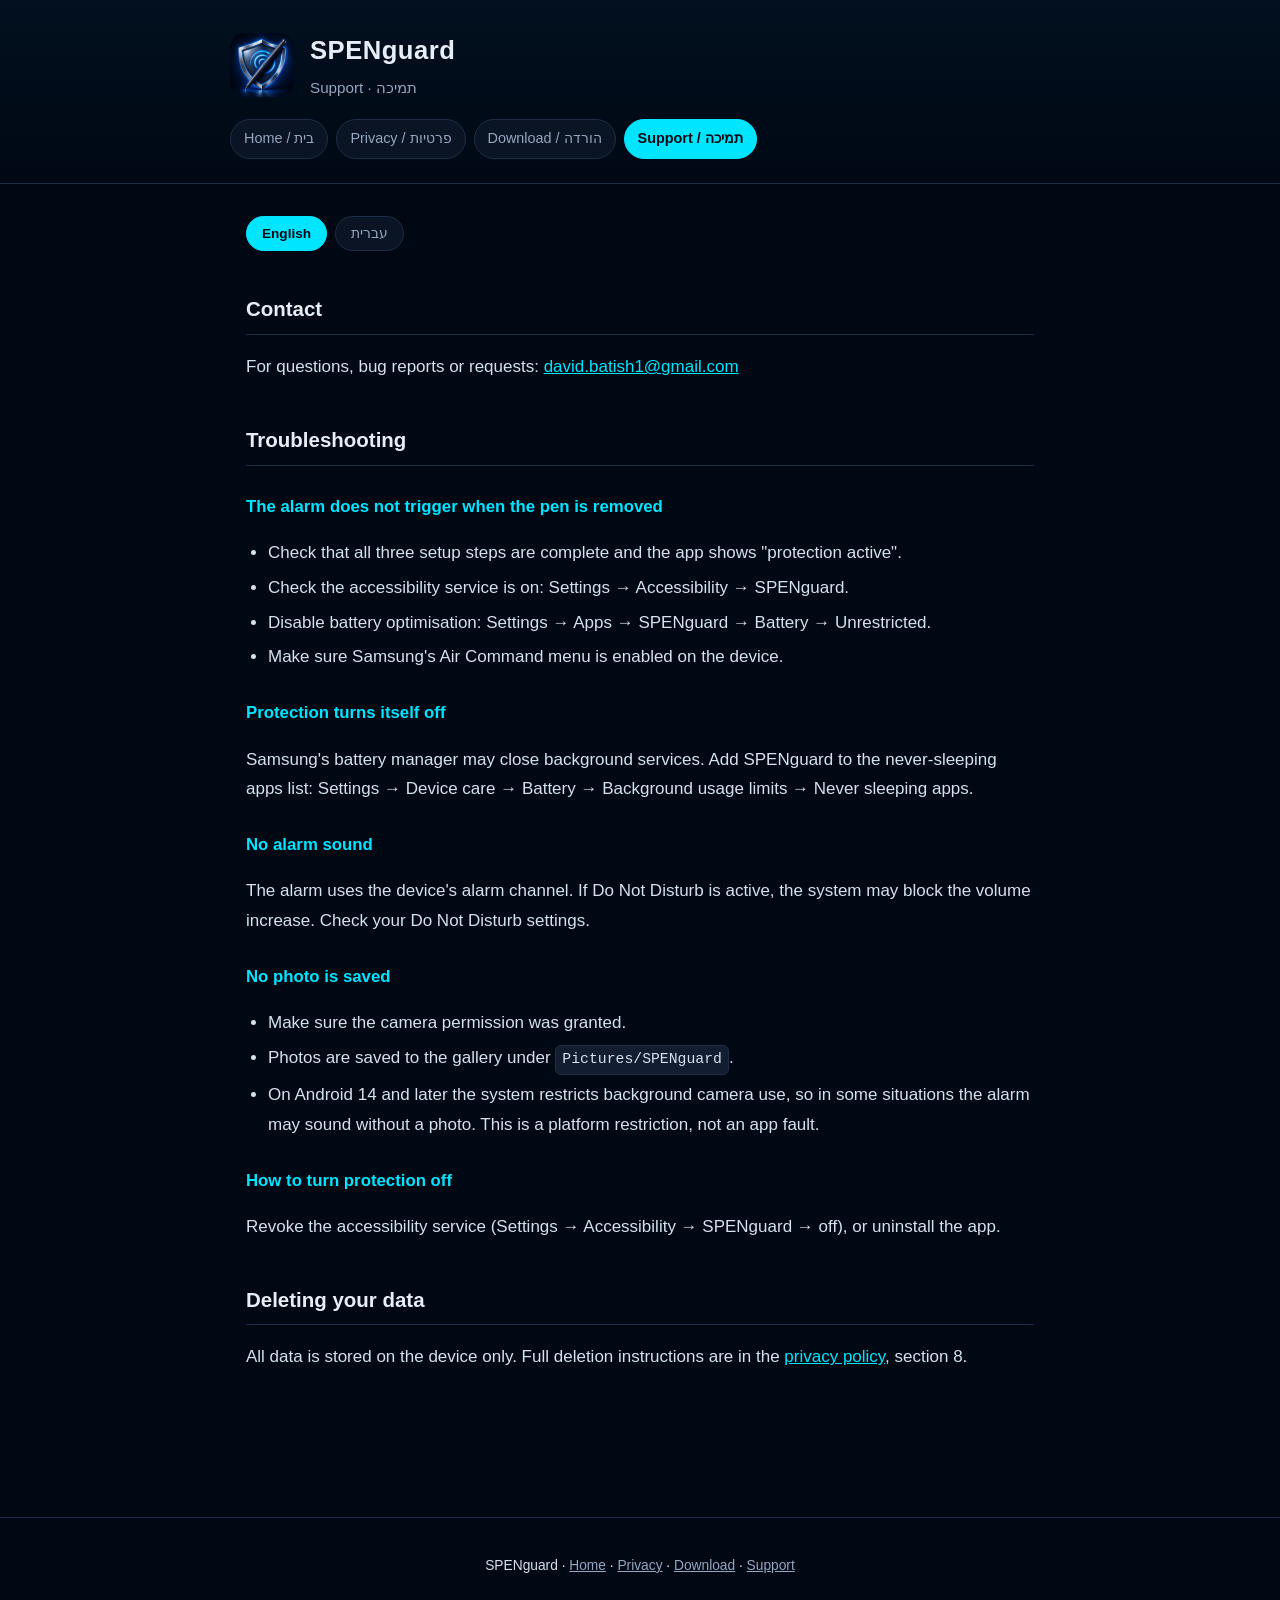
<file: docs/support.html>
<!doctype html>
<html lang="en" dir="ltr">
<head>
<meta charset="utf-8">
<meta name="viewport" content="width=device-width, initial-scale=1">
<title>Support — SPENguard</title>
<meta name="description" content="Support, troubleshooting and frequently asked questions for SPENguard.">
<link rel="icon" href="assets/icon-192.png">
<link rel="canonical" href="https://spenguard.netlify.app/support.html">
<meta name="robots" content="index, follow">
<meta property="og:type" content="website">
<meta property="og:site_name" content="SPENguard">
<meta property="og:locale" content="en_US">
<meta property="og:locale:alternate" content="he_IL">
<meta property="og:title" content="Support — SPENguard">
<meta property="og:description" content="תמיכה, פתרון תקלות ושאלות נפוצות עבור SPENguard.">
<meta property="og:url" content="https://spenguard.netlify.app/support.html">
<meta property="og:image" content="https://spenguard.netlify.app/assets/icon-512.png">
<meta name="twitter:card" content="summary">
<meta name="twitter:title" content="Support — SPENguard">
<meta name="twitter:description" content="תמיכה, פתרון תקלות ושאלות נפוצות עבור SPENguard.">
<meta name="twitter:image" content="https://spenguard.netlify.app/assets/icon-512.png">
<link rel="apple-touch-icon" href="https://spenguard.netlify.app/assets/icon-192.png">
<link rel="stylesheet" href="assets/style.css?v=2">
</head>
<body>
<header class="site">
  <div class="head-inner">
    <img src="assets/icon-192.png" alt="SPENguard">
    <div class="head-text">
      <h1>SPENguard</h1>
      <p>Support · תמיכה</p>
    </div>
  </div>
  <nav class="site">
    <a href="index.html">Home / בית</a>
    <a href="privacy.html">Privacy / פרטיות</a>
    <a href="download.html">Download / הורדה</a>
    <a href="support.html" aria-current="page">Support / תמיכה</a>
  </nav>
</header>
<main class="wrap">

  <div class="langbar" role="group" aria-label="Language / בחירת שפה">
    <button type="button" data-lang="en" aria-pressed="true">English</button>
    <button type="button" data-lang="he" aria-pressed="false">עברית</button>
  </div>

<section lang="he" dir="rtl" hidden>
  <h2>יצירת קשר</h2>
  <p>
    לשאלות, דיווח על תקלה או בקשות:
    <a href="mailto:david.batish1@gmail.com">david.batish1@gmail.com</a>
  </p>

  <h2>פתרון תקלות</h2>

  <h3>האזעקה לא מופעלת כששולפים את העט</h3>
  <ul>
    <li>ודא שכל שלושת השלבים באפליקציה הושלמו והמסך מציג "הגנה פעילה".</li>
    <li>ודא ששירות הנגישות של SPENguard מופעל: הגדרות ← נגישות ← SPENguard.</li>
    <li>בטל אופטימיזציית סוללה לאפליקציה: הגדרות ← אפליקציות ← SPENguard ← סוללה ← ללא הגבלה.</li>
    <li>ודא שתפריט Air&nbsp;Command של סמסונג מופעל במכשיר.</li>
  </ul>

  <h3>ההגנה נכבית מעצמה</h3>
  <p>
    מערכת ניהול הסוללה של סמסונג עלולה לסגור שירותי רקע. הוסף את SPENguard
    לרשימת האפליקציות שלא נרדמות: הגדרות ← טיפול במכשיר ← סוללה ←
    מגבלות שימוש ברקע ← אפליקציות שלא יירדמו לעולם.
  </p>

  <h3>אין צליל אזעקה</h3>
  <p>
    האזעקה משתמשת בערוץ ההתראות של המכשיר. אם מצב "נא לא להפריע" פעיל, ייתכן
    שהמערכת תחסום את הגברת עוצמת הקול. בדוק את הגדרות "נא לא להפריע".
  </p>

  <h3>לא נשמרת תמונה</h3>
  <ul>
    <li>ודא שהרשאת המצלמה אושרה.</li>
    <li>התמונות נשמרות בגלריה, בתיקייה <code>Pictures/SPENguard</code>.</li>
    <li>באנדרואיד 14 ומעלה, המערכת מגבילה שימוש במצלמה מהרקע; ייתכן שבמצבים
        מסוימים האזעקה תפעל ללא צילום. זו מגבלת מערכת, לא תקלה באפליקציה.</li>
  </ul>

  <h3>איך מכבים את ההגנה</h3>
  <p>
    הסר את הרשאת שירות הנגישות (הגדרות ← נגישות ← SPENguard ← כבה), או הסר
    את האפליקציה.
  </p>

  <h2>מחיקת נתונים</h2>
  <p>
    כל הנתונים נשמרים במכשיר בלבד. הוראות מחיקה מלאות נמצאות
    ב<a href="privacy.html">מדיניות הפרטיות</a>, סעיף 8.
  </p>
</section>

<section lang="en" dir="ltr">
  <h2>Contact</h2>
  <p>
    For questions, bug reports or requests:
    <a href="mailto:david.batish1@gmail.com">david.batish1@gmail.com</a>
  </p>

  <h2>Troubleshooting</h2>

  <h3>The alarm does not trigger when the pen is removed</h3>
  <ul>
    <li>Check that all three setup steps are complete and the app shows "protection active".</li>
    <li>Check the accessibility service is on: Settings → Accessibility → SPENguard.</li>
    <li>Disable battery optimisation: Settings → Apps → SPENguard → Battery → Unrestricted.</li>
    <li>Make sure Samsung's Air&nbsp;Command menu is enabled on the device.</li>
  </ul>

  <h3>Protection turns itself off</h3>
  <p>
    Samsung's battery manager may close background services. Add SPENguard to
    the never-sleeping apps list: Settings → Device care → Battery →
    Background usage limits → Never sleeping apps.
  </p>

  <h3>No alarm sound</h3>
  <p>
    The alarm uses the device's alarm channel. If Do Not Disturb is active, the
    system may block the volume increase. Check your Do Not Disturb settings.
  </p>

  <h3>No photo is saved</h3>
  <ul>
    <li>Make sure the camera permission was granted.</li>
    <li>Photos are saved to the gallery under <code>Pictures/SPENguard</code>.</li>
    <li>On Android 14 and later the system restricts background camera use, so in
        some situations the alarm may sound without a photo. This is a platform
        restriction, not an app fault.</li>
  </ul>

  <h3>How to turn protection off</h3>
  <p>
    Revoke the accessibility service (Settings → Accessibility → SPENguard →
    off), or uninstall the app.
  </p>

  <h2>Deleting your data</h2>
  <p>
    All data is stored on the device only. Full deletion instructions are in the
    <a href="privacy.html?lang=en">privacy policy</a>, section 8.
  </p>
</section>

</main>
<footer class="site">
  <p>SPENguard · <a href="index.html">Home</a> · <a href="privacy.html">Privacy</a> · <a href="download.html">Download</a> · <a href="support.html">Support</a></p>
</footer>
<script src="assets/lang.js?v=2"></script>
</body>
</html>
</file>
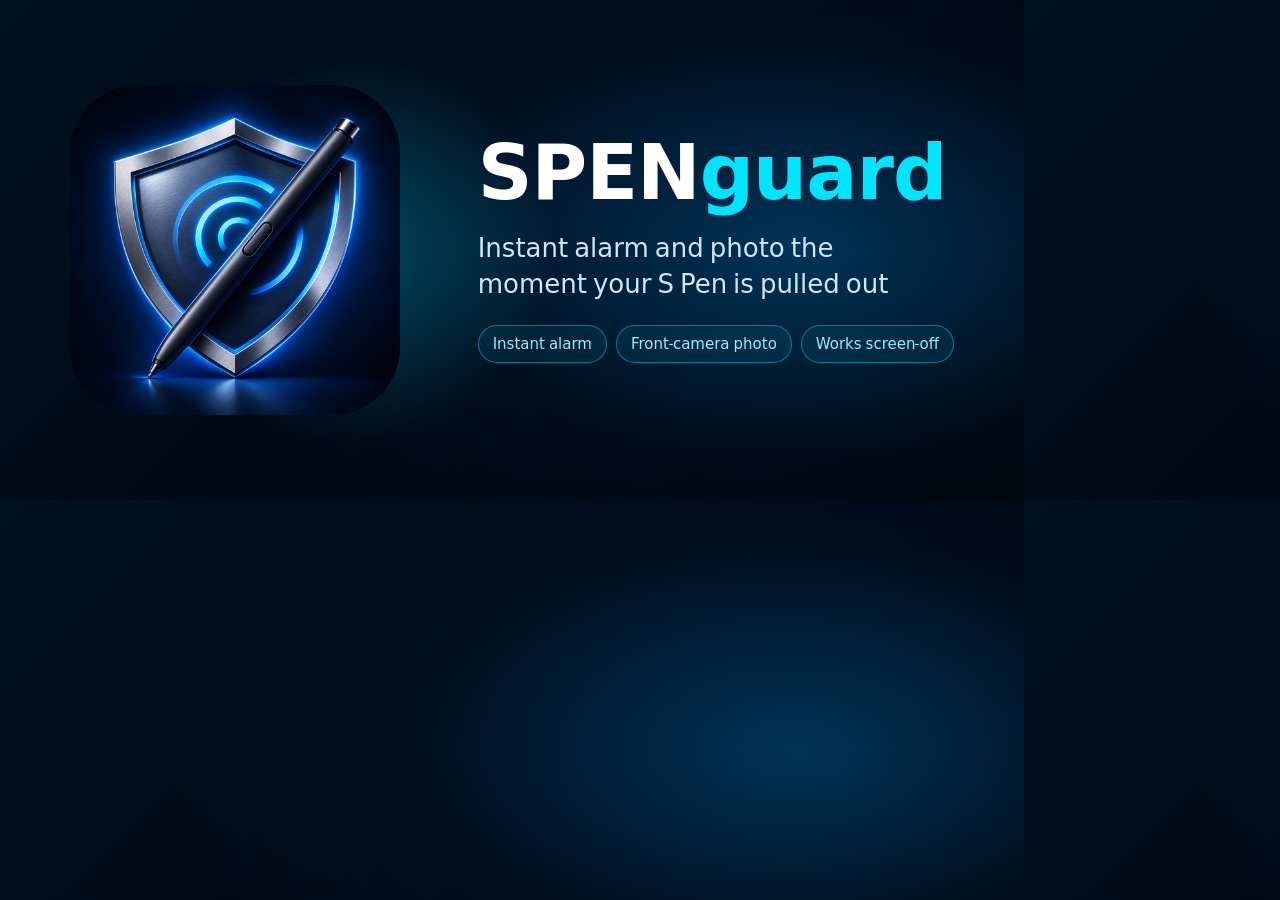
<file: play-assets/generator/feature-en.html>
<!doctype html>
<html lang="en" dir="ltr">
<head>
<meta charset="utf-8">
<link rel="stylesheet" href="font.css">
<style>
* { margin:0; padding:0; box-sizing:border-box; }
html, body { width:1024px; height:500px; overflow:hidden; }
body {
  font-family: Heebo, "DejaVu Sans", sans-serif;
  background:
    radial-gradient(900px 500px at 78% 50%, rgba(0,160,255,.30) 0%, rgba(0,60,120,.10) 42%, rgba(0,0,0,0) 70%),
    linear-gradient(135deg, #00111f 0%, #000814 55%, #000208 100%);
  display:flex; align-items:center; justify-content:space-between;
  padding: 0 70px; position:relative;
}
.glow {
  position:absolute; left:150px; top:50%; transform:translateY(-50%);
  width:420px; height:420px; border-radius:50%;
  background: radial-gradient(circle, rgba(0,229,255,.28) 0%, rgba(0,229,255,0) 65%);
}
.text { position:relative; text-align:right; max-width:560px; }
.name {
  font-size:76px; font-weight:900; color:#fff; letter-spacing:-1px; line-height:1;
  margin-bottom:18px;
}
.name em { font-style:normal; color:#00E5FF; }
.tag { font-size:26px; font-weight:500; color:#cfe6f5; line-height:1.4; margin-bottom:22px; }
.points { display:flex; gap:9px; justify-content:flex-start; flex-wrap:nowrap; }
.pill {
  white-space:nowrap;
  font-size:15px; color:#9fe9f8; border:1px solid rgba(0,229,255,.45);
  background: rgba(0,229,255,.07);
  border-radius:999px; padding:7px 14px;
}
.art { position:relative; width:330px; height:330px; }
.art img { width:100%; height:100%; border-radius:68px; display:block; }
</style>
</head>
<body>
  <div class="glow"></div>
  <div class="art"><img src="../play-store-icon-512.png" alt=""></div>
  <div class="text" style="text-align:left">
    <div class="name">SPEN<em>guard</em></div>
    <div class="tag">Instant alarm and photo the<br>moment your S Pen is pulled out</div>
    <div class="points">
      <span class="pill">Instant alarm</span>
      <span class="pill">Front-camera photo</span>
      <span class="pill">Works screen-off</span>
    </div>
  </div>
</body>
</html>
</file>
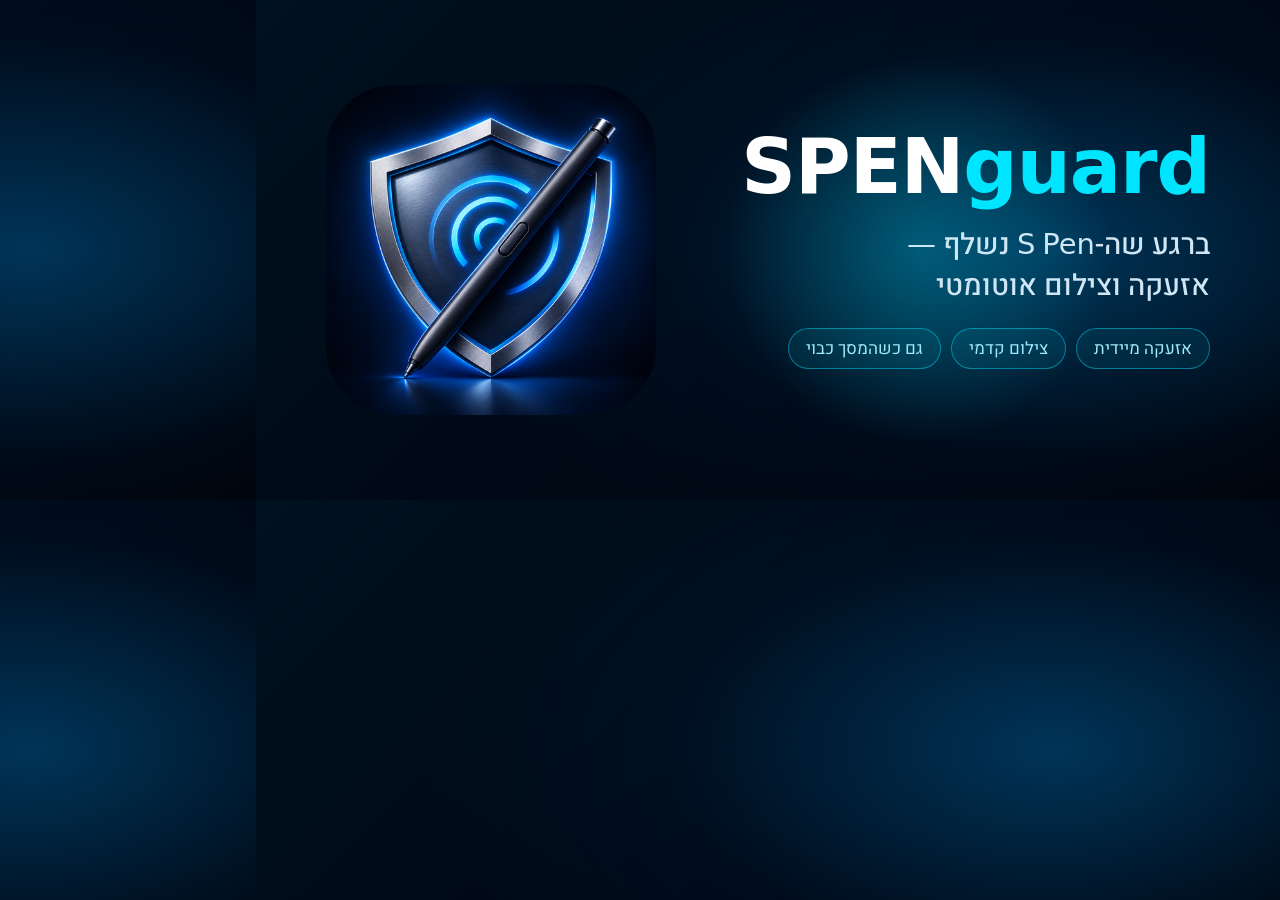
<file: play-assets/generator/feature.html>
<!doctype html>
<html lang="he" dir="rtl">
<head>
<meta charset="utf-8">
<link rel="stylesheet" href="font.css">
<style>
* { margin:0; padding:0; box-sizing:border-box; }
html, body { width:1024px; height:500px; overflow:hidden; }
body {
  font-family: Heebo, "DejaVu Sans", sans-serif;
  background:
    radial-gradient(900px 500px at 78% 50%, rgba(0,160,255,.30) 0%, rgba(0,60,120,.10) 42%, rgba(0,0,0,0) 70%),
    linear-gradient(135deg, #00111f 0%, #000814 55%, #000208 100%);
  display:flex; align-items:center; justify-content:space-between;
  padding: 0 70px; position:relative;
}
.glow {
  position:absolute; right:150px; top:50%; transform:translateY(-50%);
  width:420px; height:420px; border-radius:50%;
  background: radial-gradient(circle, rgba(0,229,255,.28) 0%, rgba(0,229,255,0) 65%);
}
.text { position:relative; text-align:right; max-width:520px; }
.name {
  font-size:76px; font-weight:900; color:#fff; letter-spacing:-1px; line-height:1;
  margin-bottom:18px;
}
.name em { font-style:normal; color:#00E5FF; }
.tag { font-size:29px; font-weight:500; color:#cfe6f5; line-height:1.4; margin-bottom:22px; }
.points { display:flex; gap:10px; justify-content:flex-start; flex-wrap:wrap; }
.pill {
  font-size:17px; color:#9fe9f8; border:1px solid rgba(0,229,255,.45);
  background: rgba(0,229,255,.07);
  border-radius:999px; padding:7px 17px;
}
.art { position:relative; width:330px; height:330px; }
.art img { width:100%; height:100%; border-radius:68px; display:block; }
</style>
</head>
<body>
  <div class="glow"></div>
  <div class="text">
    <div class="name">SPEN<em>guard</em></div>
    <div class="tag">ברגע שה-S Pen נשלף —<br>אזעקה וצילום אוטומטי</div>
    <div class="points">
      <span class="pill">אזעקה מיידית</span>
      <span class="pill">צילום קדמי</span>
      <span class="pill">גם כשהמסך כבוי</span>
    </div>
  </div>
  <div class="art"><img src="../play-store-icon-512.png" alt=""></div>
</body>
</html>
</file>
<file: docs/assets/style.css>
:root {
  --bg: #000814;
  --surface: #0b1424;
  --surface-2: #121d31;
  --border: #1e2d47;
  --text: #e8eef7;
  --muted: #94a6c0;
  --accent: #00e5ff;
  --accent-dim: #0a3d4a;
  --warn: #ffb020;
  --radius: 14px;
  --maxw: 820px;
}

* { box-sizing: border-box; }

html { -webkit-text-size-adjust: 100%; }

body {
  margin: 0;
  background: var(--bg);
  color: var(--text);
  font-family: -apple-system, BlinkMacSystemFont, "Segoe UI", Rubik, Arial, sans-serif;
  font-size: 17px;
  line-height: 1.75;
  overflow-wrap: break-word;
}

.wrap {
  max-width: var(--maxw);
  margin: 0 auto;
  padding: 0 16px 72px;
}

/* ---------- header ---------- */
header.site {
  border-bottom: 1px solid var(--border);
  background: linear-gradient(180deg, #02101f 0%, var(--bg) 100%);
  padding: 28px 16px 24px;
  margin-bottom: 32px;
}
.head-inner {
  max-width: var(--maxw);
  margin: 0 auto;
  display: flex;
  align-items: center;
  gap: 16px;
  flex-wrap: wrap;
}
.head-inner img { width: 64px; height: 64px; border-radius: 15px; flex: none; }
.head-text h1 { margin: 0; font-size: 1.6rem; letter-spacing: .5px; }
.head-text p { margin: 2px 0 0; color: var(--muted); font-size: .95rem; }

nav.site {
  max-width: var(--maxw);
  margin: 18px auto 0;
  display: flex;
  gap: 8px;
  flex-wrap: wrap;
}
nav.site a {
  color: var(--muted);
  text-decoration: none;
  font-size: .9rem;
  padding: 6px 13px;
  border: 1px solid var(--border);
  border-radius: 999px;
  background: var(--surface);
}
nav.site a:hover { color: var(--text); border-color: var(--accent); }
nav.site a[aria-current="page"] { color: var(--bg); background: var(--accent); border-color: var(--accent); font-weight: 600; }

/* ---------- text ---------- */
h2 { font-size: 1.28rem; margin: 40px 0 10px; padding-bottom: 7px; border-bottom: 1px solid var(--border); }
h3 { font-size: 1.05rem; margin: 26px 0 6px; color: var(--accent); }
p, li { color: #d6e0ee; }
a { color: var(--accent); }
ul { padding-inline-start: 22px; }
li { margin: 5px 0; }
code {
  background: var(--surface-2);
  border: 1px solid var(--border);
  border-radius: 6px;
  padding: 1px 6px;
  font-size: .87em;
  direction: ltr;
  display: inline-block;
}

/* ---------- blocks ---------- */
.card {
  background: var(--surface);
  border: 1px solid var(--border);
  border-radius: var(--radius);
  padding: 18px 20px;
  margin: 18px 0;
}
.note {
  border-inline-start: 3px solid var(--accent);
  background: var(--surface-2);
  border-radius: 10px;
  padding: 14px 18px;
  margin: 18px 0;
}
.note.warn { border-inline-start-color: var(--warn); }
.note strong { color: #fff; }

.lead { font-size: 1.03rem; color: var(--muted); }
.meta { color: var(--muted); font-size: .88rem; margin-top: 4px; }

table { width: 100%; border-collapse: collapse; margin: 16px 0; font-size: .93rem; display: block; overflow-x: auto; }
th, td { border: 1px solid var(--border); padding: 9px 11px; text-align: start; vertical-align: top; }
th { background: var(--surface-2); color: #fff; font-weight: 600; }

.btn {
  display: inline-block;
  background: var(--accent);
  color: #00151b;
  font-weight: 700;
  text-decoration: none;
  padding: 13px 26px;
  border-radius: 11px;
  margin: 6px 8px 6px 0;
}
.btn:hover { filter: brightness(1.12); }
.btn.ghost { background: transparent; color: var(--accent); border: 1px solid var(--accent); }

footer.site {
  border-top: 1px solid var(--border);
  margin-top: 56px;
  padding: 22px 16px 40px;
  color: var(--muted);
  font-size: .86rem;
  text-align: center;
}
footer.site a { color: var(--muted); }

/* ---------- language switching ---------- */
.langbar { display: flex; gap: 8px; margin: 0 0 8px; }
.langbar button {
  cursor: pointer;
  font: inherit;
  font-size: .85rem;
  padding: 5px 15px;
  border-radius: 999px;
  border: 1px solid var(--border);
  background: var(--surface);
  color: var(--muted);
}
.langbar button[aria-pressed="true"] { background: var(--accent); color: var(--bg); border-color: var(--accent); font-weight: 600; }

[lang="he"] { direction: rtl; text-align: right; }
[lang="en"] { direction: ltr; text-align: left; }
[hidden] { display: none !important; }

@media (max-width: 560px) {
  body { font-size: 16px; }
  .head-inner img { width: 52px; height: 52px; }
  .head-text h1 { font-size: 1.35rem; }
}

/* ---------- screenshot gallery ---------- */
.shots {
  display: grid;
  grid-template-columns: repeat(auto-fit, minmax(110px, 155px));
  justify-content: center;
  gap: 14px;
  margin: 20px 0 8px;
}
.shots figure { margin: 0; }
.shots img {
  width: 100%;
  height: auto;
  display: block;
  border-radius: 12px;
  border: 1px solid var(--border);
  background: #0a0a0f;
}
.shots figcaption {
  margin-top: 8px;
  font-size: .82rem;
  color: var(--muted);
  text-align: center;
}
@media (max-width: 420px) {
  .shots { grid-template-columns: repeat(2, minmax(0, 150px)); gap: 10px; }
}
</file>
<file: play-assets/generator/font.css>
@font-face{font-family:Heebo;src:url([data-uri]) format("woff2");font-weight:100 900;font-style:normal;font-display:block;}
</file>
